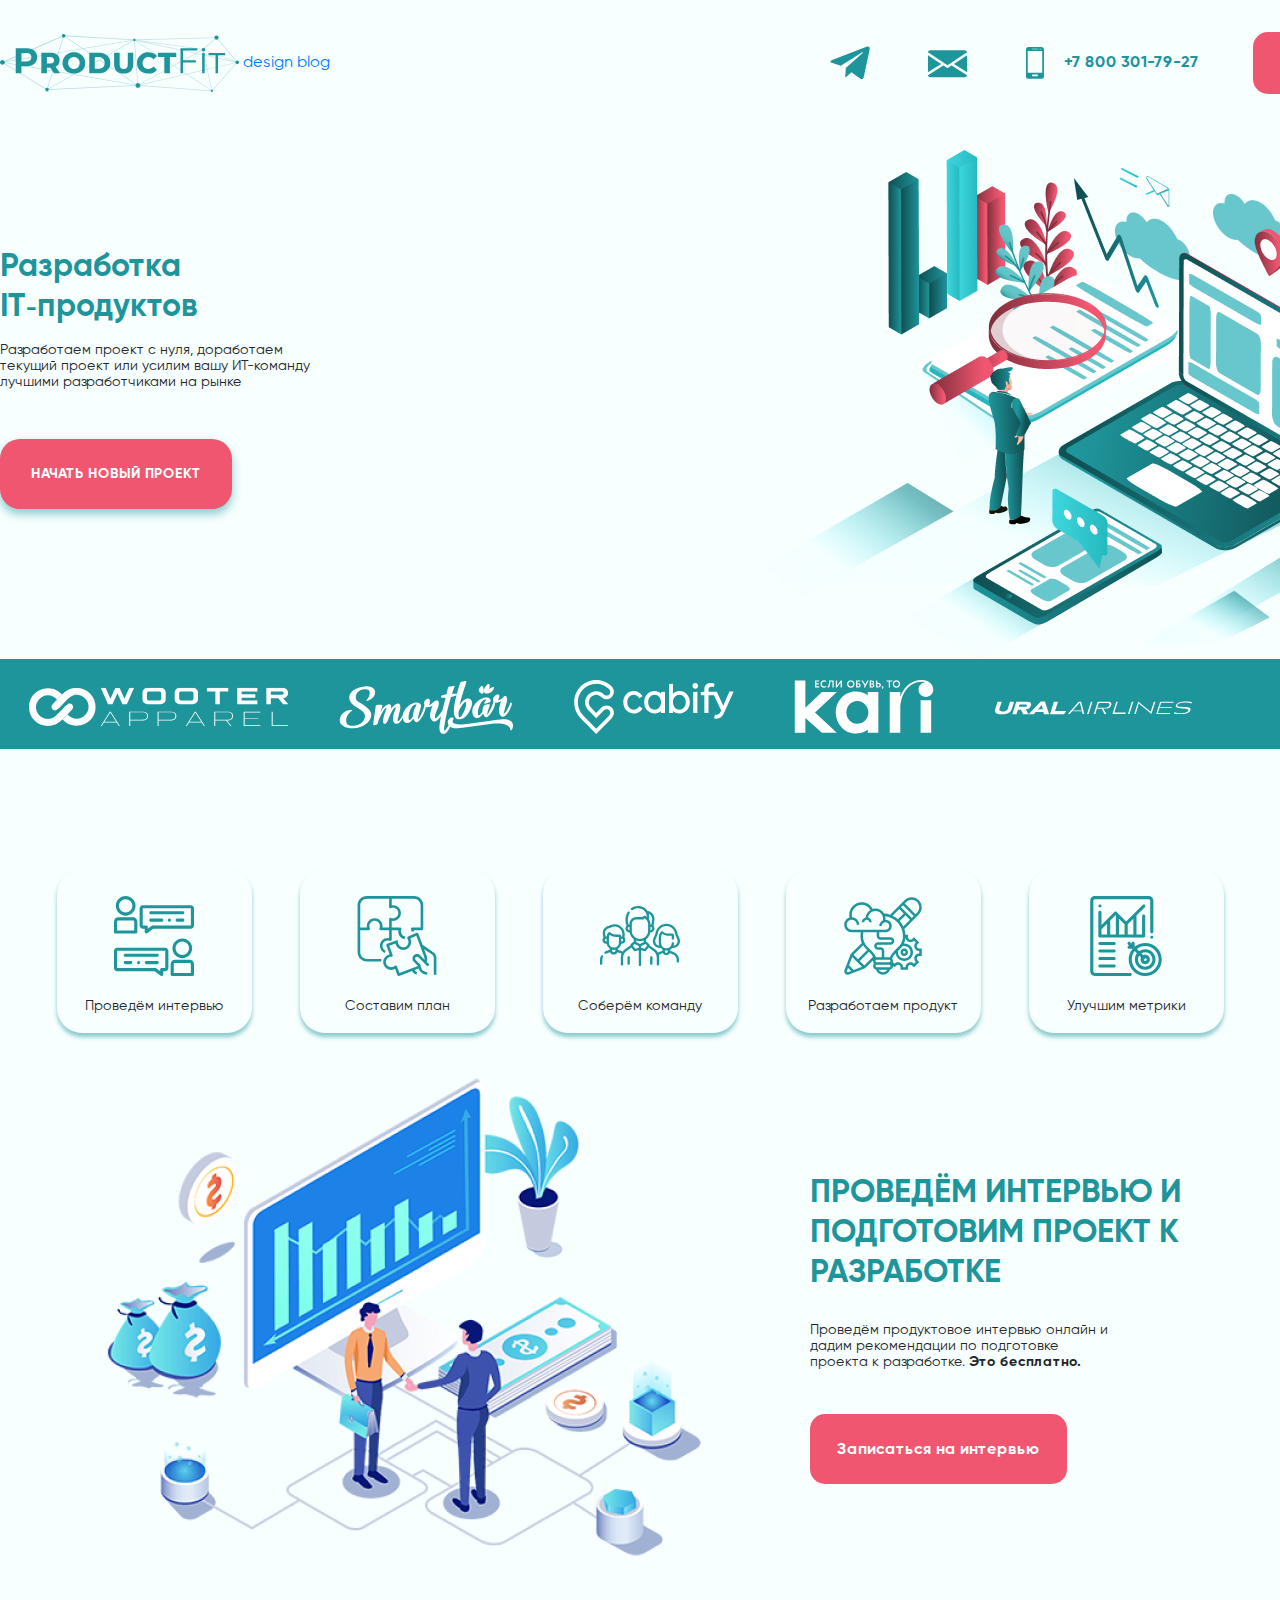
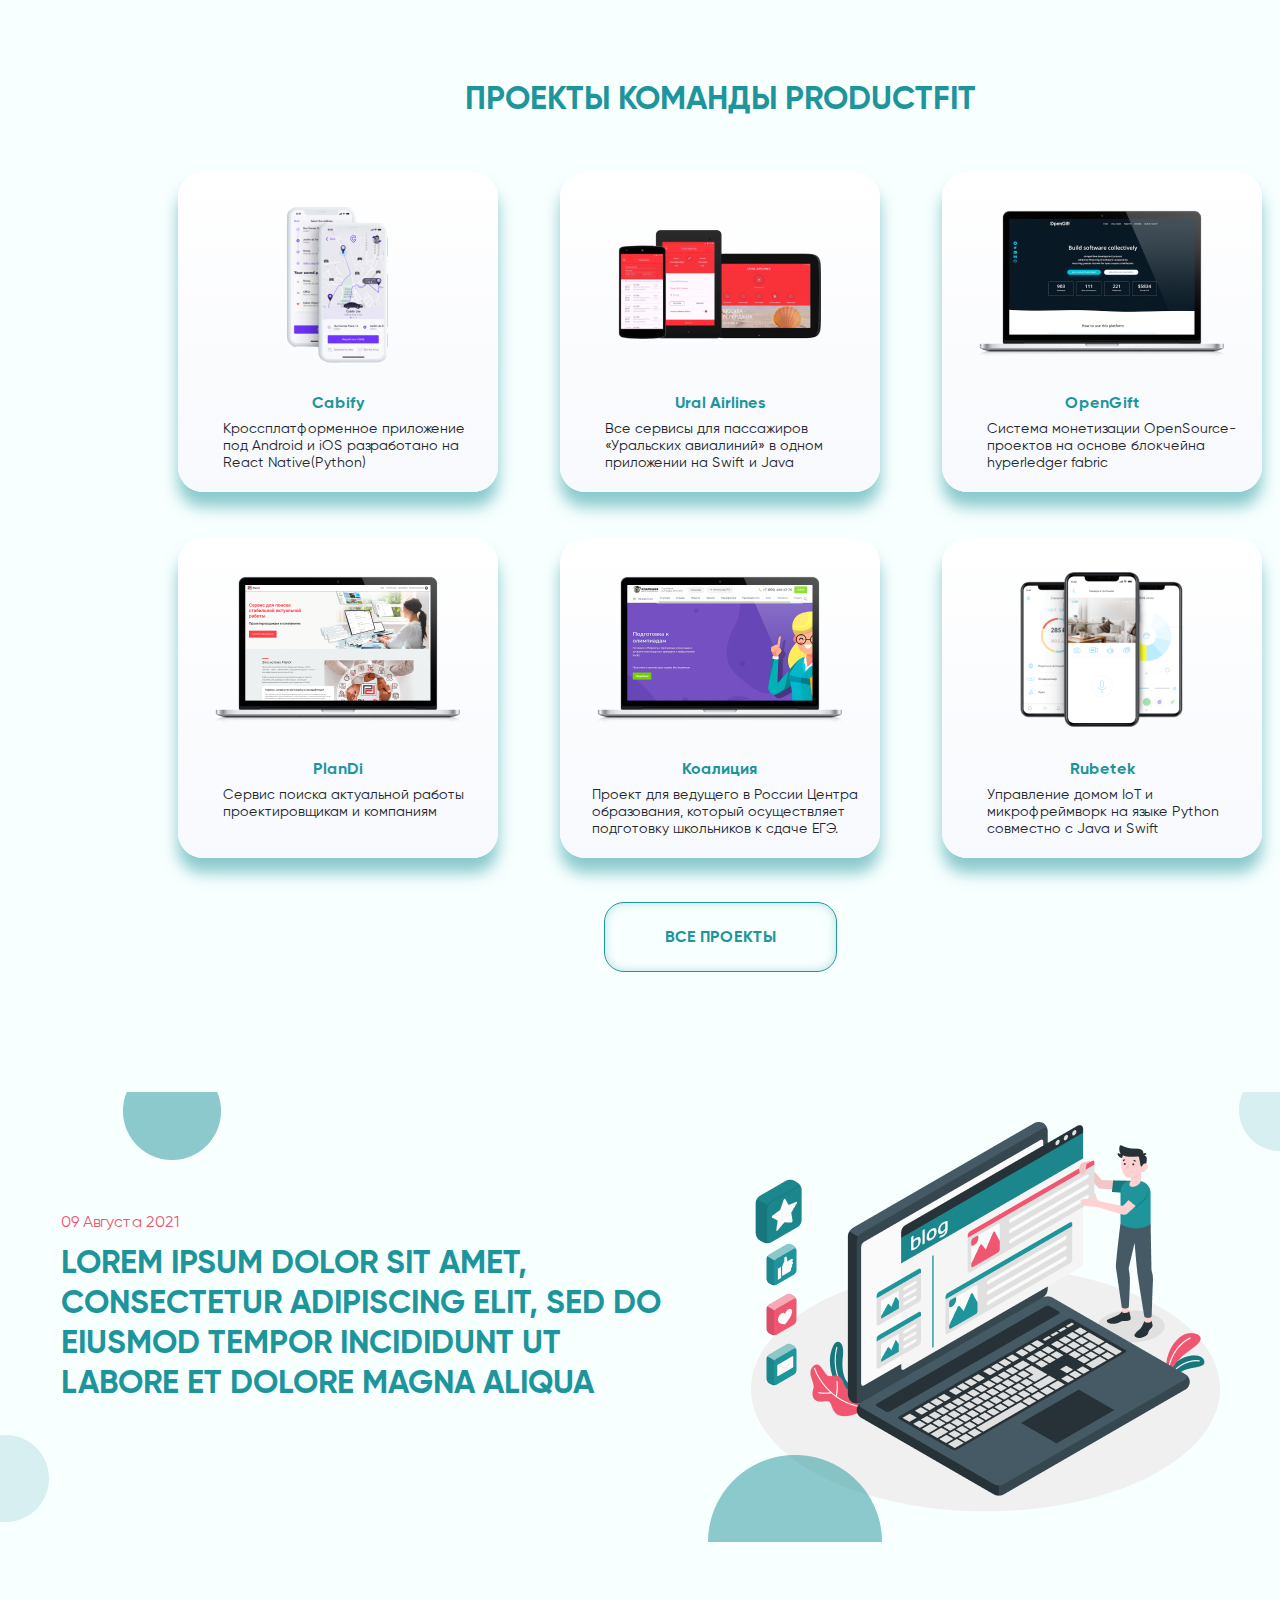
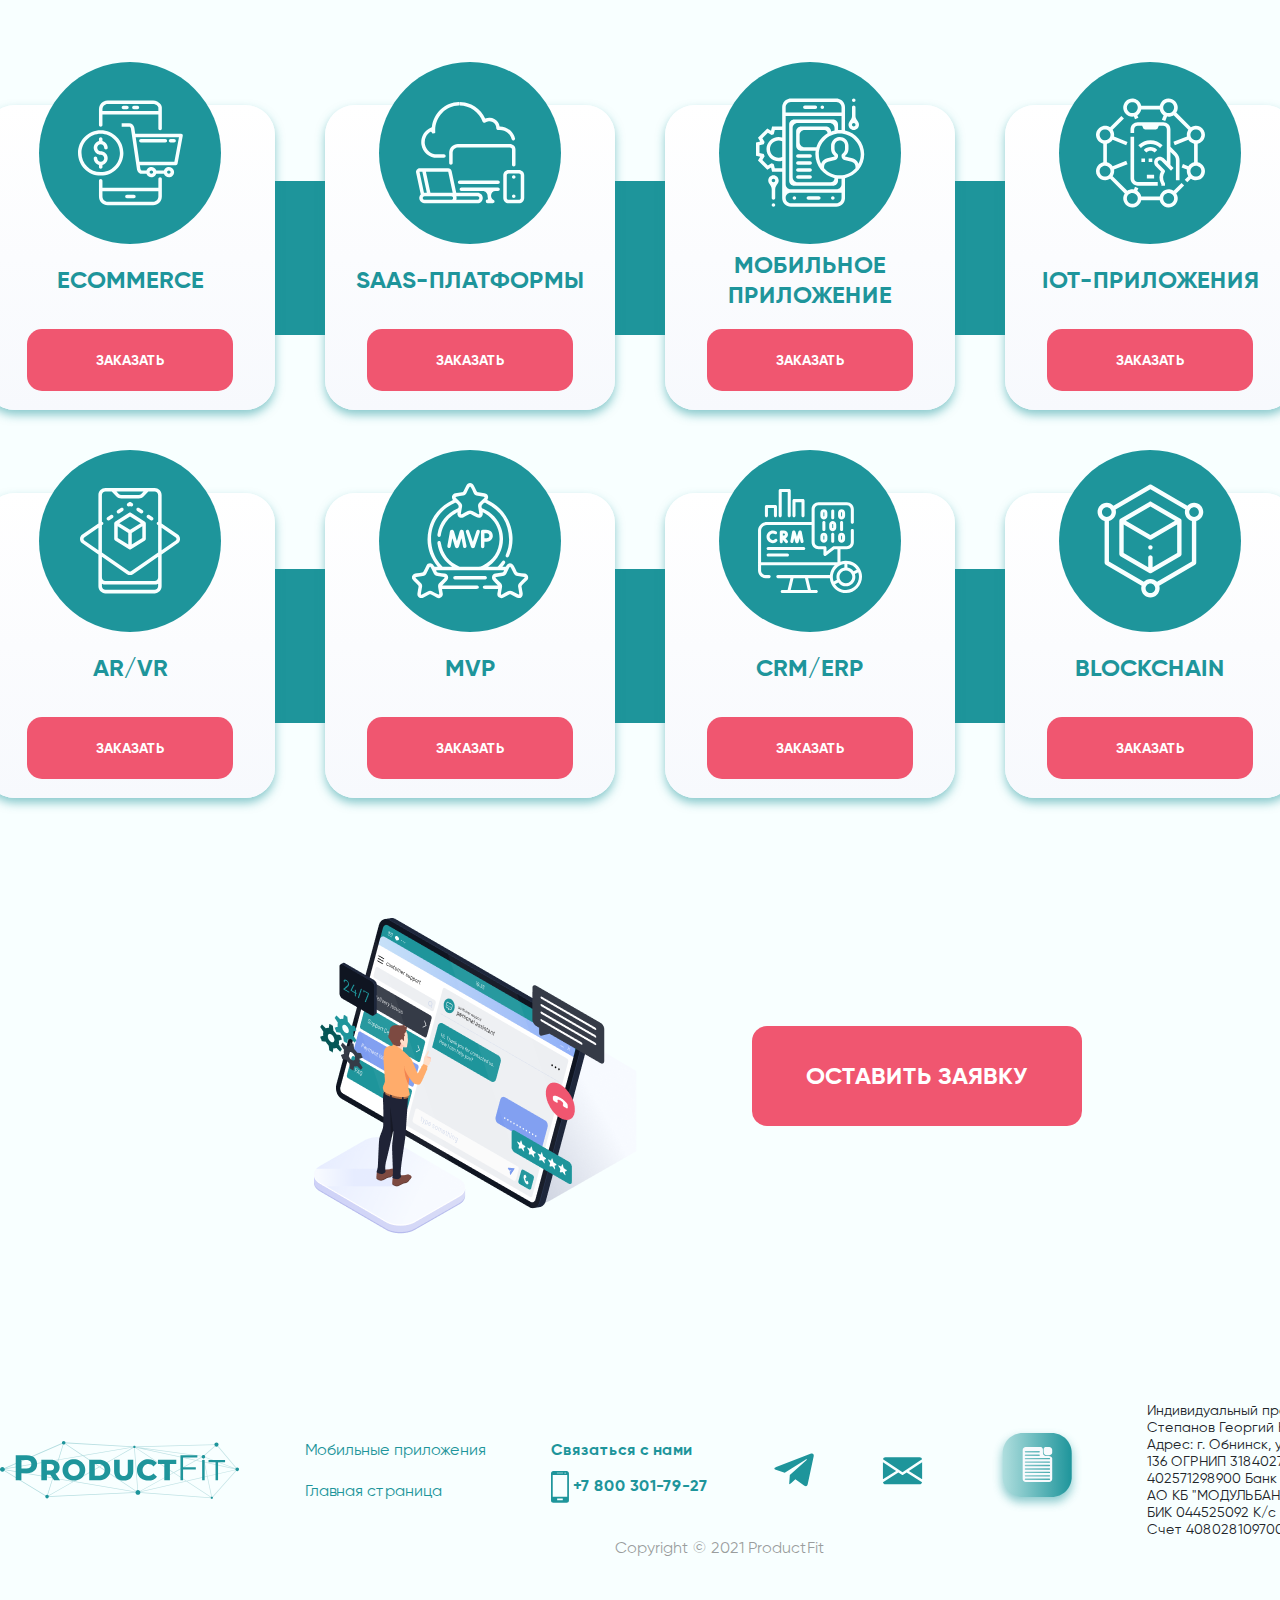
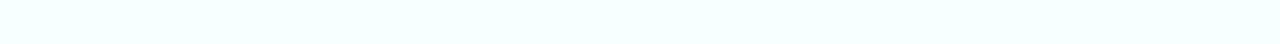
<file: index.html>
<!DOCTYPE html><html lang="en"><head><meta charset="UTF-8"><meta http-equiv="X-UA-Compatible" content="IE=edge"><meta name="viewport" content="width=device-width,initial-scale=1"><link rel="stylesheet" href="css/style.min.css"><title>Document</title></head><body><section class="promo"><div class="container"><div class="promo__wrapper"><div class="promo__logo"><img src="icons/Logo.svg" alt="logo"> <a href="design.html">design</a> <a href="blog.html">blog</a></div><div class="promo__head"><div class="promo__head__icon"><a href="#"><img src="icons/telegram.svg" alt="telegram"></a></div><div class="promo__head__icon"><a href="#"><img src="icons/email.svg" alt="e-mail"></a></div><div class="promo__head__icon"><img src="icons/phone.svg" alt="phone"> <a href="tel:+78003017927" class="promo__head__phone">+7 800 301-79-27</a></div><button class="promo__head__btn btn">НАЧАТЬ ПРОЕКТ</button></div></div><div class="promo__wrapper"><div class="promo__descr"><h1 class="promo__descr__title">Разработка IT‑продуктов</h1><div class="promo__descr__subtitle">Разработаем проект с нуля, доработаем текущий проект или усилим вашу ИТ-команду лучшими разработчиками на рынке</div><button class="promo__descr__btn btn">НАЧАТЬ НОВЫЙ ПРОЕКТ</button></div><div class="promo__main-img"><img src="img/promo/Group.png" alt=""></div></div></div><div class="carousel__blog"><div class="carousel__wrapper"><div class="carousel__item"><img src="icons/company_logos/wooter_apparfi.svg" alt="wooter_apparfi"></div><div class="carousel__item"><img src="icons/company_logos/smooth.svg" alt="smooth"></div><div class="carousel__item"><img src="icons/company_logos/cabify.svg" alt="cabify"></div><div class="carousel__item"><img src="icons/company_logos/kari.svg" alt="kari"></div><div class="carousel__item"><img src="icons/company_logos/ural_airlines.svg" alt="ural_airlines"></div></div></div><button class="carousel-prev"><img src="./icons/slider/left-arrow.svg" alt="left-arrow" class="arrow"></button> <button class="carousel-next"><img src="./icons/slider/right-arrow.svg" alt="right-arrow" class="arrow"></button></section><section class="switcher"><button class="switcher-prev"><img src="./icons/slider/left-arrow.svg" alt="left-arrow" class="arrow"></button> <button class="switcher-next"><img src="./icons/slider/right-arrow.svg" alt="right-arrow" class="arrow"></button><div class="switcher__wrapper"><div class="switcher__wrapper__btn"><img src="icons/switcher_logos/inter.svg" alt="interview" class="switcher__wrapper__icon"><div class="switcher__wrapper__text">Проведём интервью</div></div><div class="switcher__wrapper__btn"><img src="icons/switcher_logos/plan.svg" alt="plan" class="switcher__wrapper__icon"><div class="switcher__wrapper__text">Составим план</div></div><div class="switcher__wrapper__btn"><img src="icons/switcher_logos/team.svg" alt="team" class="switcher__wrapper__icon"><div class="switcher__wrapper__text">Соберём команду</div></div><div class="switcher__wrapper__btn"><img src="icons/switcher_logos/product.svg" alt="product" class="switcher__wrapper__icon"><div class="switcher__wrapper__text">Разработаем продукт</div></div><div class="switcher__wrapper__btn"><img src="icons/switcher_logos/metric.svg" alt="metrics" class="switcher__wrapper__icon"><div class="switcher__wrapper__text">Улучшим метрики</div></div></div><div class="switcher__main"><div class="switcher__main__img"><img src="img/switcher/main.png" alt="main_img"></div><div class="switcher__main__text"><div class="switcher__main__text_title">Проведём интервью и подготовим проект к разработке</div><div class="switcher__main__text_descr">Проведём продуктовое интервью онлайн и дадим рекомендации по подготовке проекта к разработке. <span>Это бесплатно.</span></div><div class="switcher__main__text_btn"><button class="switcher__main__btn btn">Записаться на интервью</button></div></div></div></section><section class="projects"><div class="container"><h2 class="projects__title">ПРОЕКТЫ КОМАНДЫ PRODUCTFIT</h2><button class="projects-prev"><img src="./icons/slider/left-arrow.svg" alt="left-arrow" class="arrow"></button> <button class="projects-next"><img src="./icons/slider/right-arrow.svg" alt="right-arrow" class="arrow"></button><div class="projects__wrapper"><div class="projects__item"><img src="img/projects/cabify.png" alt="cabify" class="projects__item__img"><div class="projects__item__title">Cabify</div><div class="projects__item__descr">Кроссплатформенное приложение под Android и iOS разработано на React Native(Python)</div></div><div class="projects__item"><img src="img/projects/uralairlines.png" alt="uralairlines" class="projects__item__img"><div class="projects__item__title">Ural Airlines</div><div class="projects__item__descr">Все сервисы для пассажиров «Уральских авиалиний» в одном приложении на Swift и Java</div></div><div class="projects__item"><img src="img/projects/opengift.png" alt="opengift" class="projects__item__img"><div class="projects__item__title">OpenGift</div><div class="projects__item__descr">Система монетизации OpenSource-проектов на основе блокчейна hyperledger fabric</div></div><div class="projects__item"><img src="img/projects/plandi.png" alt="plandi" class="projects__item__img"><div class="projects__item__title">PlanDi</div><div class="projects__item__descr">Сервис поиска актуальной работы проектировщикам и компаниям</div></div><div class="projects__item"><img src="img/projects/coalition.png" alt="coalition" class="projects__item__img"><div class="projects__item__title">Коалиция</div><div class="projects__item__descr m12">Проект для ведущего в России Центра образования, который осуществляет подготовку школьников к сдаче ЕГЭ.</div></div><div class="projects__item"><img src="img/projects/rubetek.png" alt="rubetek" class="projects__item__img"><div class="projects__item__title">Rubetek</div><div class="projects__item__descr">Управление домом IoT и микрофреймворк на языке Python совместно с Java и Swift</div></div></div><button class="projects__button">Все проекты</button></div></section><section class="blog"><div class="blog__elipses"><img src="icons/blog/Ellipse1.png" alt="elip1" class="blog__elipses__elipse_1"> <img src="icons/blog/Ellipse2.png" alt="elip2" class="blog__elipses__elipse_2"> <img src="icons/blog/Ellipse3.png" alt="elip3" class="blog__elipses__elipse_3"> <img src="icons/blog/Ellipse4.png" alt="elip4" class="blog__elipses__elipse_4"></div><div class="blog__wrapper"><div class="blog__text"><div class="blog__date">09 Августа 2021</div><div class="blog__title">Lorem ipsum dolor sit amet, consectetur adipiscing elit, sed do eiusmod tempor incididunt ut labore et dolore magna aliqua</div></div><div class="blog__img"><img src="img/blog/Character.png" alt="blog_img"></div></div></section><section class="rubrics"><img src="img/rubrics/bg.png" alt="bg_1" class="rubrics__bg_1"> <img src="img/rubrics/bg.png" alt="bg_2" class="rubrics__bg_2"> <button class="rubrics-prev"><img src="./icons/slider/left-arrow.svg" alt="left-arrow" class="arrow"></button> <button class="rubrics-next"><img src="./icons/slider/right-arrow.svg" alt="right-arrow" class="arrow"></button><div class="rubrics__wrapper"><div class="rubrics__elem"><div class="rubrics__img"><img src="icons/rubrics/ecommerce.svg" alt="Ecommerce"></div><div class="rubrics__text">Ecommerce</div><div class="rubrics__btns"><button class="rubrics__btn btn">ЗАКАЗАТЬ</button></div></div><div class="rubrics__elem"><div class="rubrics__img"><img src="icons/rubrics/sass.svg" alt="SaaS"></div><div class="rubrics__text">SaaS-платформы</div><div class="rubrics__btns"><button class="rubrics__btn btn">ЗАКАЗАТЬ</button></div></div><div class="rubrics__elem"><div class="rubrics__img"><img src="icons/rubrics/mobileApp.svg" alt="mApp"></div><div class="rubrics__text">Мобильное приложение</div><div class="rubrics__btns"><button class="rubrics__btn btn">ЗАКАЗАТЬ</button></div></div><div class="rubrics__elem"><div class="rubrics__img"><img src="icons/rubrics/iotApp.svg" alt="iot"></div><div class="rubrics__text">IoT-приложения</div><div class="rubrics__btns"><button class="rubrics__btn btn">ЗАКАЗАТЬ</button></div></div><div class="rubrics__elem"><div class="rubrics__img"><img src="icons/rubrics/arVr.svg" alt="arvr"></div><div class="rubrics__text">AR/VR</div><div class="rubrics__btns"><button class="rubrics__btn btn">ЗАКАЗАТЬ</button></div></div><div class="rubrics__elem"><div class="rubrics__img"><img src="icons/rubrics/mvp.svg" alt="mvp"></div><div class="rubrics__text">MVP</div><div class="rubrics__btns"><button class="rubrics__btn btn">ЗАКАЗАТЬ</button></div></div><div class="rubrics__elem"><div class="rubrics__img"><img src="icons/rubrics/crm.svg" alt="crm"></div><div class="rubrics__text">CRM/ERP</div><div class="rubrics__btns"><button class="rubrics__btn btn">ЗАКАЗАТЬ</button></div></div><div class="rubrics__elem"><div class="rubrics__img"><img src="icons/rubrics/blockchain.svg" alt="blockchain"></div><div class="rubrics__text">Blockchain</div><div class="rubrics__btns"><button class="rubrics__btn btn">ЗАКАЗАТЬ</button></div></div></div></section><section class="request"><div class="request__wrapper"><div class="request__img"><img src="img/request/main.png" alt="book"></div><div class="request__btns"><button class="request__btn btn">ОСТАВИТЬ ЗАЯВКУ</button></div></div></section><footer><div class="container"><div class="footer__wrapper"><div class="footer__item"><img src="icons/Logo.svg" alt="logo"></div><div class="footer__flex-wrapper"><div class="footer__item"><a href="#">Мобильные приложения</a></div><div class="footer__item"><a href="#">Главная страница</a></div></div><div class="footer__flex-wrapper"><div class="footer__item"><a href="#" class="footer__link_bold">Связаться с нами</a></div><div class="footer__item"><img src="icons/phone.svg" alt="phone"> <a href="tel:+78003017927" class="footer__phone">+7 800 301-79-27</a></div></div><div class="footer__item"><a href="#"><img src="icons/telegram.svg" alt="telegram"></a></div><div class="footer__item"><a href="#"><img src="icons/email.svg" alt="e-mail"></a></div><div class="footer__item"><img src="icons/document.svg" alt="document"></div><div class="footer__item"><span><p>Индивидуальный предприниматель</p><p>Степанов Георгий Константинович</p><p>Адрес: г. Обнинск, ул. Белкинская. 19,</p><p>136 ОГРНИП 318402700019269 ИНН</p><p>402571298900 Банк МОСКОВСКИЙ ФИЛИАЛ</p><p>АО КБ "МОДУЛЬБАНК"</p><p>БИК 044525092 К/c 30101810645250000092</p><p>Счет 40802810970010085488</p></span></div></div><div class="footer__copyright">Copyright © 2021 ProductFit</div></div></footer></body><script src="js/index.js"></script></html>
</file>
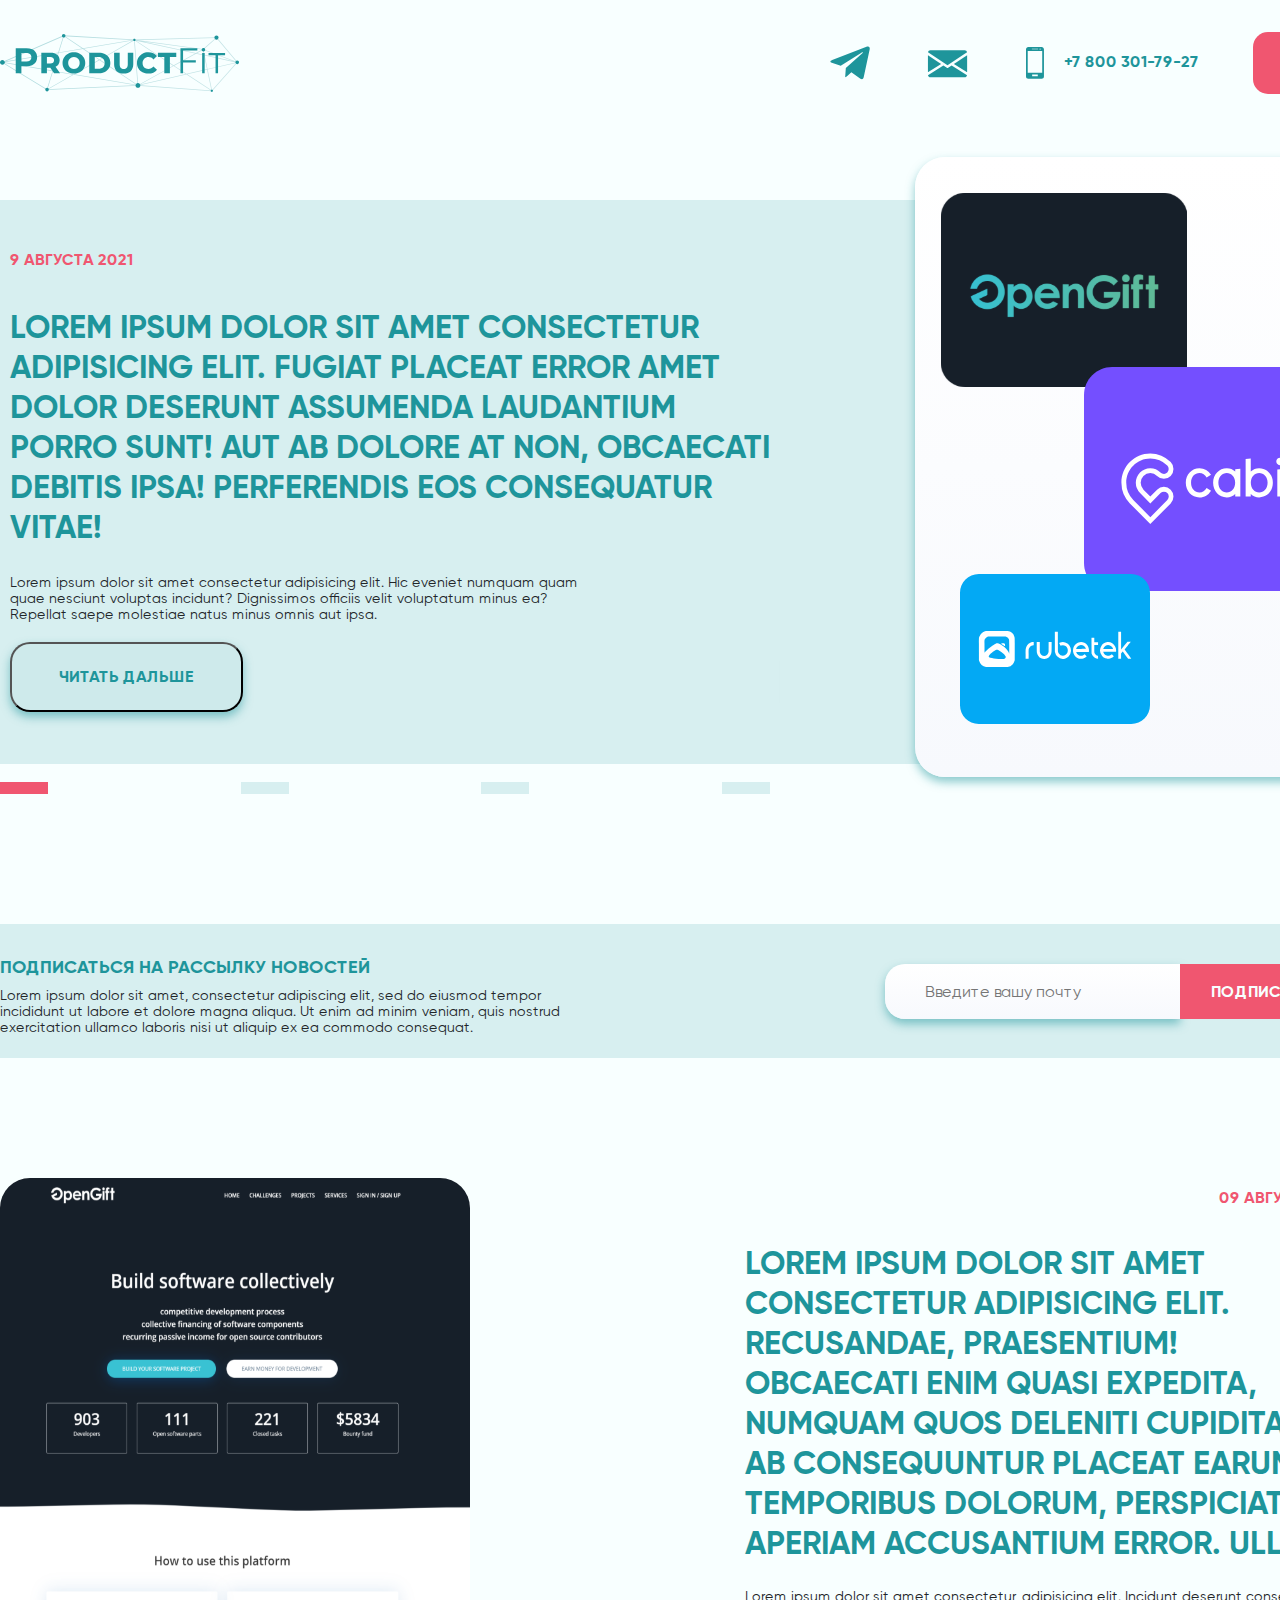
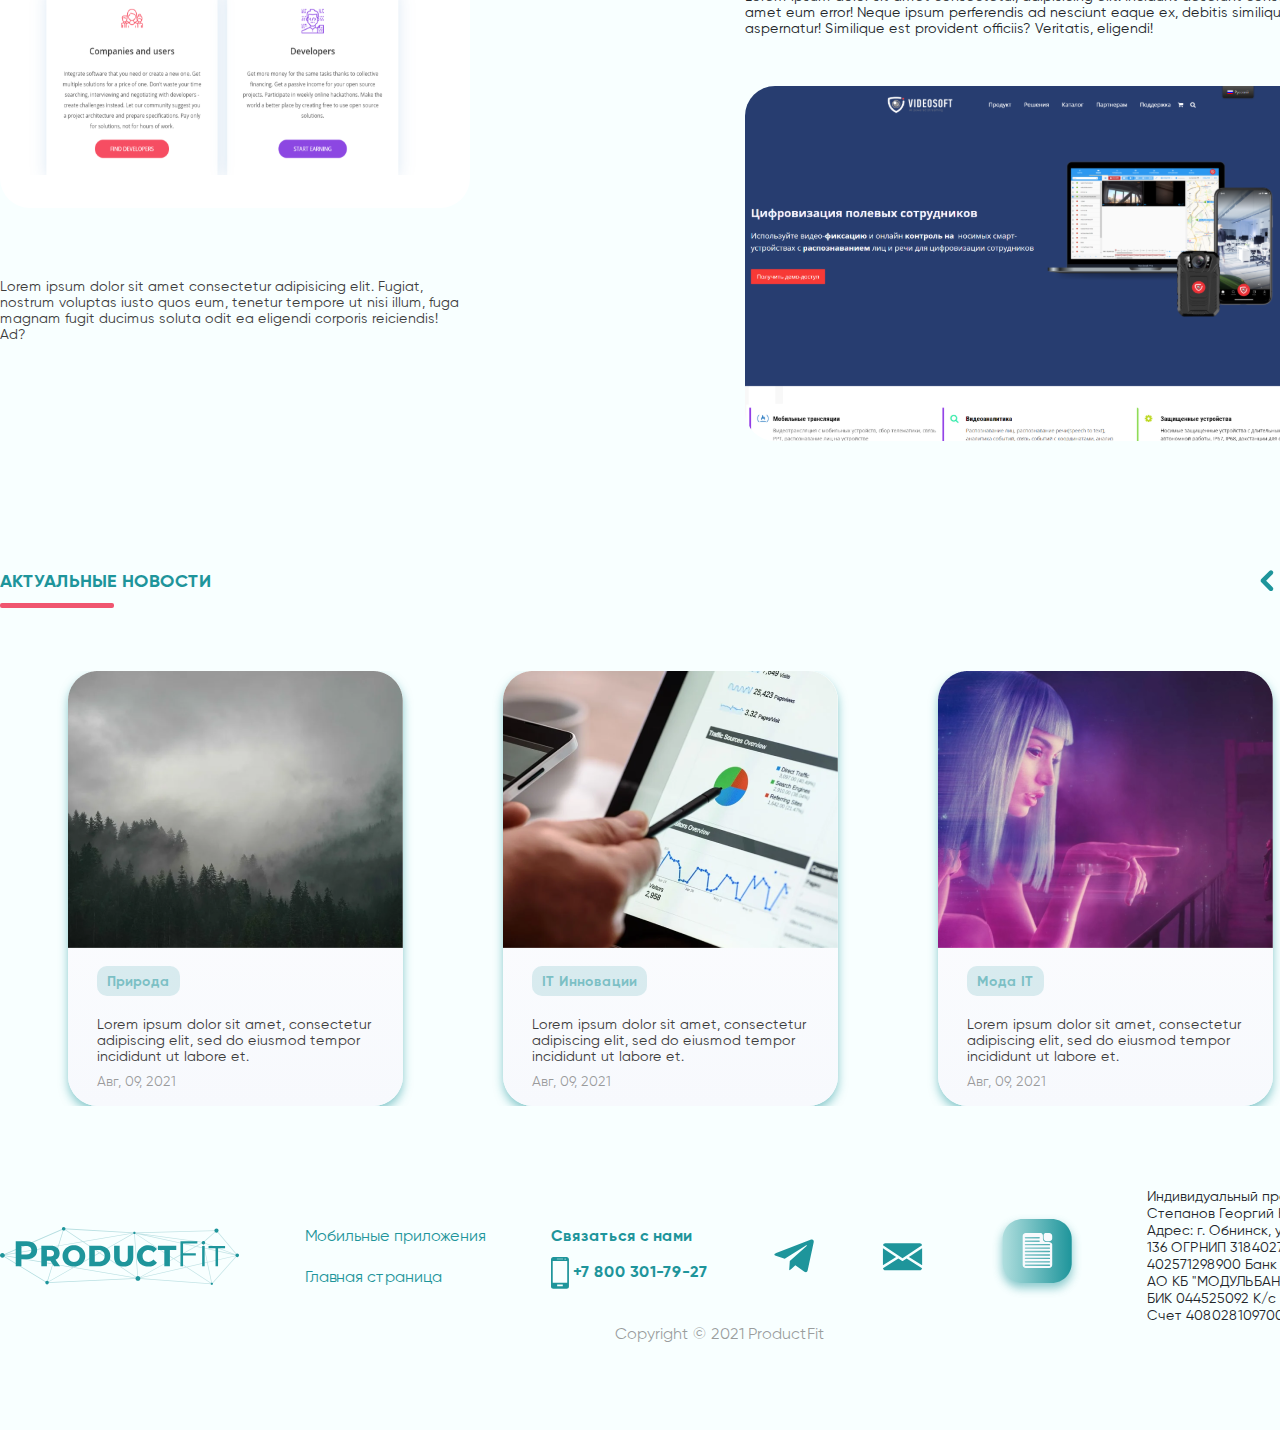
<file: blog.html>
<!DOCTYPE html><html lang="ru"><head><meta charset="UTF-8"><meta http-equiv="X-UA-Compatible" content="IE=edge"><meta name="viewport" content="width=device-width,initial-scale=1"><link rel="stylesheet" href="css/style.min.css"><title>blog</title></head><body><section class="promo promo_blog"><div class="container"><div class="promo__wrapper"><div class="promo__logo"><img src="icons/Logo.svg" alt="logo"></div><div class="promo__head"><div class="promo__head__icon"><a href="#"><img src="icons/telegram.svg" alt="telegram"></a></div><div class="promo__head__icon"><a href="#"><img src="icons/email.svg" alt="e-mail"></a></div><div class="promo__head__icon"><img src="icons/phone.svg" alt="phone"> <a href="tel:+78003017927" class="promo__head__phone">+7 800 301-79-27</a></div><button class="promo__head__btn btn">НАЧАТЬ ПРОЕКТ</button></div></div></div></section><section class="carousel_blog"><div class="container"><div class="slider_blog"><div class="slider_blog-line"><div class="slider_blog-item"><div class="slider-item-wrapper"><div class="slider-item-wrapper-date">9 августа 2021</div><div class="slider-item-wrapper-title">Lorem ipsum dolor sit amet consectetur adipisicing elit. Fugiat placeat error amet dolor deserunt assumenda laudantium porro sunt! Aut ab dolore at non, obcaecati debitis ipsa! Perferendis eos consequatur vitae!</div><div class="slider-item-wrapper-descr">Lorem ipsum dolor sit amet consectetur adipisicing elit. Hic eveniet numquam quam quae nesciunt voluptas incidunt? Dignissimos officiis velit voluptatum minus ea? Repellat saepe molestiae natus minus omnis aut ipsa.</div><div class="slider-item-wrapper-button"><button class="slider-item-wrapper-btn">Читать дальше</button></div></div></div><div class="slider_blog-item"><div class="slider-item-wrapper"><div class="slider-item-wrapper-date">9 августа 2021</div><div class="slider-item-wrapper-title">Lorem ipsum dolor sit amet consectetur adipisicing elit. Fugiat placeat error amet dolor deserunt assumenda laudantium porro sunt! Aut ab dolore at non, obcaecati debitis ipsa! Perferendis eos consequatur vitae!</div><div class="slider-item-wrapper-descr">Lorem ipsum dolor sit amet consectetur adipisicing elit. Hic eveniet numquam quam quae nesciunt voluptas incidunt? Dignissimos officiis velit voluptatum minus ea? Repellat saepe molestiae natus minus omnis aut ipsa.</div><div class="slider-item-wrapper-button"><button class="slider-item-wrapper-btn">Читать дальше</button></div></div></div><div class="slider_blog-item"><div class="slider-item-wrapper"><div class="slider-item-wrapper-date">9 августа 2021</div><div class="slider-item-wrapper-title">Lorem ipsum dolor sit amet consectetur adipisicing elit. Fugiat placeat error amet dolor deserunt assumenda laudantium porro sunt! Aut ab dolore at non, obcaecati debitis ipsa! Perferendis eos consequatur vitae!</div><div class="slider-item-wrapper-descr">Lorem ipsum dolor sit amet consectetur adipisicing elit. Hic eveniet numquam quam quae nesciunt voluptas incidunt? Dignissimos officiis velit voluptatum minus ea? Repellat saepe molestiae natus minus omnis aut ipsa.</div><div class="slider-item-wrapper-button"><button class="slider-item-wrapper-btn">Читать дальше</button></div></div></div><div class="slider_blog-item"><div class="slider-item-wrapper"><div class="slider-item-wrapper-date">9 августа 2021</div><div class="slider-item-wrapper-title">Lorem ipsum dolor sit amet consectetur adipisicing elit. Fugiat placeat error amet dolor deserunt assumenda laudantium porro sunt! Aut ab dolore at non, obcaecati debitis ipsa! Perferendis eos consequatur vitae!</div><div class="slider-item-wrapper-descr">Lorem ipsum dolor sit amet consectetur adipisicing elit. Hic eveniet numquam quam quae nesciunt voluptas incidunt? Dignissimos officiis velit voluptatum minus ea? Repellat saepe molestiae natus minus omnis aut ipsa.</div><div class="slider-item-wrapper-button"><button class="slider-item-wrapper-btn">Читать дальше</button></div></div></div></div></div><div class="image__wrapper"><div class="carousel_blog__image carousel_blog__image_1"><img src="img/blog/opengift.svg" alt="img"></div><div class="carousel_blog__image carousel_blog__image_2"><img src="img/blog/cabify.svg" alt="img"></div><div class="carousel_blog__image carousel_blog__image_3"><img src="img/blog/rubetek.svg" alt="img"></div></div><button class="slider-prev"><img src="./icons/slider/left-arrow.svg" alt="left-arrow" class="arrow"></button> <button class="slider-next"><img src="./icons/slider/right-arrow.svg" alt="right-arrow" class="arrow"></button></div></section><section class="newsletter"><div class="container"><div class="newsletter__wrapper"><div class="newsletter__text"><div class="newsletter__title">Подписаться на рассылку новостей</div><div class="newsletter__descr">Lorem ipsum dolor sit amet, consectetur adipiscing elit, sed do eiusmod tempor incididunt ut labore et dolore magna aliqua. Ut enim ad minim veniam, quis nostrud exercitation ullamco laboris nisi ut aliquip ex ea commodo consequat.</div></div><div class="newsletter__form"><div class="newsletter__input"><input type="text" placeholder="Введите вашу почту"></div><div class="newsletter__button"><div class="newsletter__btn btn">ПОДПИСАТЬСЯ</div></div></div></div></div></section><section class="sitesblog"><div class="container"><div class="sitesblog__wrapper"><div class="sitesblog__opengift"><div class="sitesblog__opengift__img"><img src="img/sitesblog/opengift.svg" alt="siteOpengift"></div><div class="sitesblog__opengift__text">Lorem ipsum dolor sit amet consectetur adipisicing elit. Fugiat, nostrum voluptas iusto quos eum, tenetur tempore ut nisi illum, fuga magnam fugit ducimus soluta odit ea eligendi corporis reiciendis! Ad?</div></div><div class="sitesblog__videosoft"><div class="sitesblog__videosoft__text"><div class="sitesblog__videosoft__date">09 Августа 2021</div><div class="sitesblog__videosoft__title">Lorem ipsum dolor sit amet consectetur adipisicing elit. Recusandae, praesentium! Obcaecati enim quasi expedita, numquam quos deleniti cupiditate ab consequuntur placeat earum ea temporibus dolorum, perspiciatis, aperiam accusantium error. Ullam!</div><div class="sitesblog__videosoft__descr">Lorem ipsum dolor sit amet consectetur, adipisicing elit. Incidunt deserunt consectetur amet eum error! Neque ipsum perferendis ad nesciunt eaque ex, debitis similique aspernatur! Similique est provident officiis? Veritatis, eligendi!</div></div><div class="sitesblog__videosoft__img"><img src="img/sitesblog/videosoft.svg" alt="img"></div></div></div></div></section><section class="actualnews"><div class="container"><div class="actual__title">Актуальные новости</div><div class="actual__divider"></div><button class="slider-prev_actual"><img src="./icons/slider/left-arrow.svg" alt="left-arrow" class="arrow"></button> <button class="slider-next_actual"><img src="./icons/slider/right-arrow.svg" alt="right-arrow" class="arrow"></button><div class="actual"><div class="actual-line"><div class="actual-item"><div class="actual-item-wrapper"><div class="actual-item-wrapper-item"><div class="actual-item-wrapper-img"><img src="img/actual/forest.png" alt="img"></div><div class="actual-item-wrapper-button"><button class="actual-item-wrapper-btn">природа</button></div><div class="actual-item-wrapper-descr">Lorem ipsum dolor sit amet, consectetur adipiscing elit, sed do eiusmod tempor incididunt ut labore et.</div><div class="actual-item-wrapper-date">Авг, 09, 2021</div></div><div class="actual-item-wrapper-item"><div class="actual-item-wrapper-img"><img src="img/actual/presentashion.png" alt="img"></div><div class="actual-item-wrapper-button"><button class="actual-item-wrapper-btn">IT Инновации</button></div><div class="actual-item-wrapper-descr">Lorem ipsum dolor sit amet, consectetur adipiscing elit, sed do eiusmod tempor incididunt ut labore et.</div><div class="actual-item-wrapper-date">Авг, 09, 2021</div></div><div class="actual-item-wrapper-item"><div class="actual-item-wrapper-img"><img src="img/actual/hotgirl.png" alt="img"></div><div class="actual-item-wrapper-button"><button class="actual-item-wrapper-btn">Мода IT</button></div><div class="actual-item-wrapper-descr">Lorem ipsum dolor sit amet, consectetur adipiscing elit, sed do eiusmod tempor incididunt ut labore et.</div><div class="actual-item-wrapper-date">Авг, 09, 2021</div></div></div></div><div class="actual-item"><div class="actual-item-wrapper"><div class="actual-item-wrapper-item"><div class="actual-item-wrapper-img"><img src="img/actual/forest.png" alt="img"></div><div class="actual-item-wrapper-button"><button class="actual-item-wrapper-btn">природа</button></div><div class="actual-item-wrapper-descr">Lorem ipsum dolor sit amet, consectetur adipiscing elit, sed do eiusmod tempor incididunt ut labore et.</div><div class="actual-item-wrapper-date">Авг, 09, 2021</div></div><div class="actual-item-wrapper-item"><div class="actual-item-wrapper-img"><img src="img/actual/presentashion.png" alt="img"></div><div class="actual-item-wrapper-button"><button class="actual-item-wrapper-btn">IT Инновации</button></div><div class="actual-item-wrapper-descr">Lorem ipsum dolor sit amet, consectetur adipiscing elit, sed do eiusmod tempor incididunt ut labore et.</div><div class="actual-item-wrapper-date">Авг, 09, 2021</div></div><div class="actual-item-wrapper-item"><div class="actual-item-wrapper-img"><img src="img/actual/hotgirl.png" alt="img"></div><div class="actual-item-wrapper-button"><button class="actual-item-wrapper-btn">Мода IT</button></div><div class="actual-item-wrapper-descr">Lorem ipsum dolor sit amet, consectetur adipiscing elit, sed do eiusmod tempor incididunt ut labore et.</div><div class="actual-item-wrapper-date">Авг, 09, 2021</div></div></div></div><div class="actual-item"><div class="actual-item-wrapper"><div class="actual-item-wrapper-item"><div class="actual-item-wrapper-img"><img src="img/actual/forest.png" alt="img"></div><div class="actual-item-wrapper-button"><button class="actual-item-wrapper-btn">природа</button></div><div class="actual-item-wrapper-descr">Lorem ipsum dolor sit amet, consectetur adipiscing elit, sed do eiusmod tempor incididunt ut labore et.</div><div class="actual-item-wrapper-date">Авг, 09, 2021</div></div><div class="actual-item-wrapper-item"><div class="actual-item-wrapper-img"><img src="img/actual/presentashion.png" alt="img"></div><div class="actual-item-wrapper-button"><button class="actual-item-wrapper-btn">IT Инновации</button></div><div class="actual-item-wrapper-descr">Lorem ipsum dolor sit amet, consectetur adipiscing elit, sed do eiusmod tempor incididunt ut labore et.</div><div class="actual-item-wrapper-date">Авг, 09, 2021</div></div><div class="actual-item-wrapper-item"><div class="actual-item-wrapper-img"><img src="img/actual/hotgirl.png" alt="img"></div><div class="actual-item-wrapper-button"><button class="actual-item-wrapper-btn">Мода IT</button></div><div class="actual-item-wrapper-descr">Lorem ipsum dolor sit amet, consectetur adipiscing elit, sed do eiusmod tempor incididunt ut labore et.</div><div class="actual-item-wrapper-date">Авг, 09, 2021</div></div></div></div></div></div></div></section><footer><div class="container"><div class="footer__wrapper"><div class="footer__item"><img src="icons/Logo.svg" alt="logo"></div><div class="footer__flex-wrapper"><div class="footer__item"><a href="#">Мобильные приложения</a></div><div class="footer__item"><a href="#">Главная страница</a></div></div><div class="footer__flex-wrapper"><div class="footer__item"><a href="#" class="footer__link_bold">Связаться с нами</a></div><div class="footer__item"><img src="icons/phone.svg" alt="phone"> <a href="tel:+78003017927" class="footer__phone">+7 800 301-79-27</a></div></div><div class="footer__item"><a href="#"><img src="icons/telegram.svg" alt="telegram"></a></div><div class="footer__item"><a href="#"><img src="icons/email.svg" alt="e-mail"></a></div><div class="footer__item"><img src="icons/document.svg" alt="document"></div><div class="footer__item"><span><p>Индивидуальный предприниматель</p><p>Степанов Георгий Константинович</p><p>Адрес: г. Обнинск, ул. Белкинская. 19,</p><p>136 ОГРНИП 318402700019269 ИНН</p><p>402571298900 Банк МОСКОВСКИЙ ФИЛИАЛ</p><p>АО КБ "МОДУЛЬБАНК"</p><p>БИК 044525092 К/c 30101810645250000092</p><p>Счет 40802810970010085488</p></span></div></div><div class="footer__copyright">Copyright © 2021 ProductFit</div></div></footer><script src="js/script-blog.js"></script></body></html>
</file>
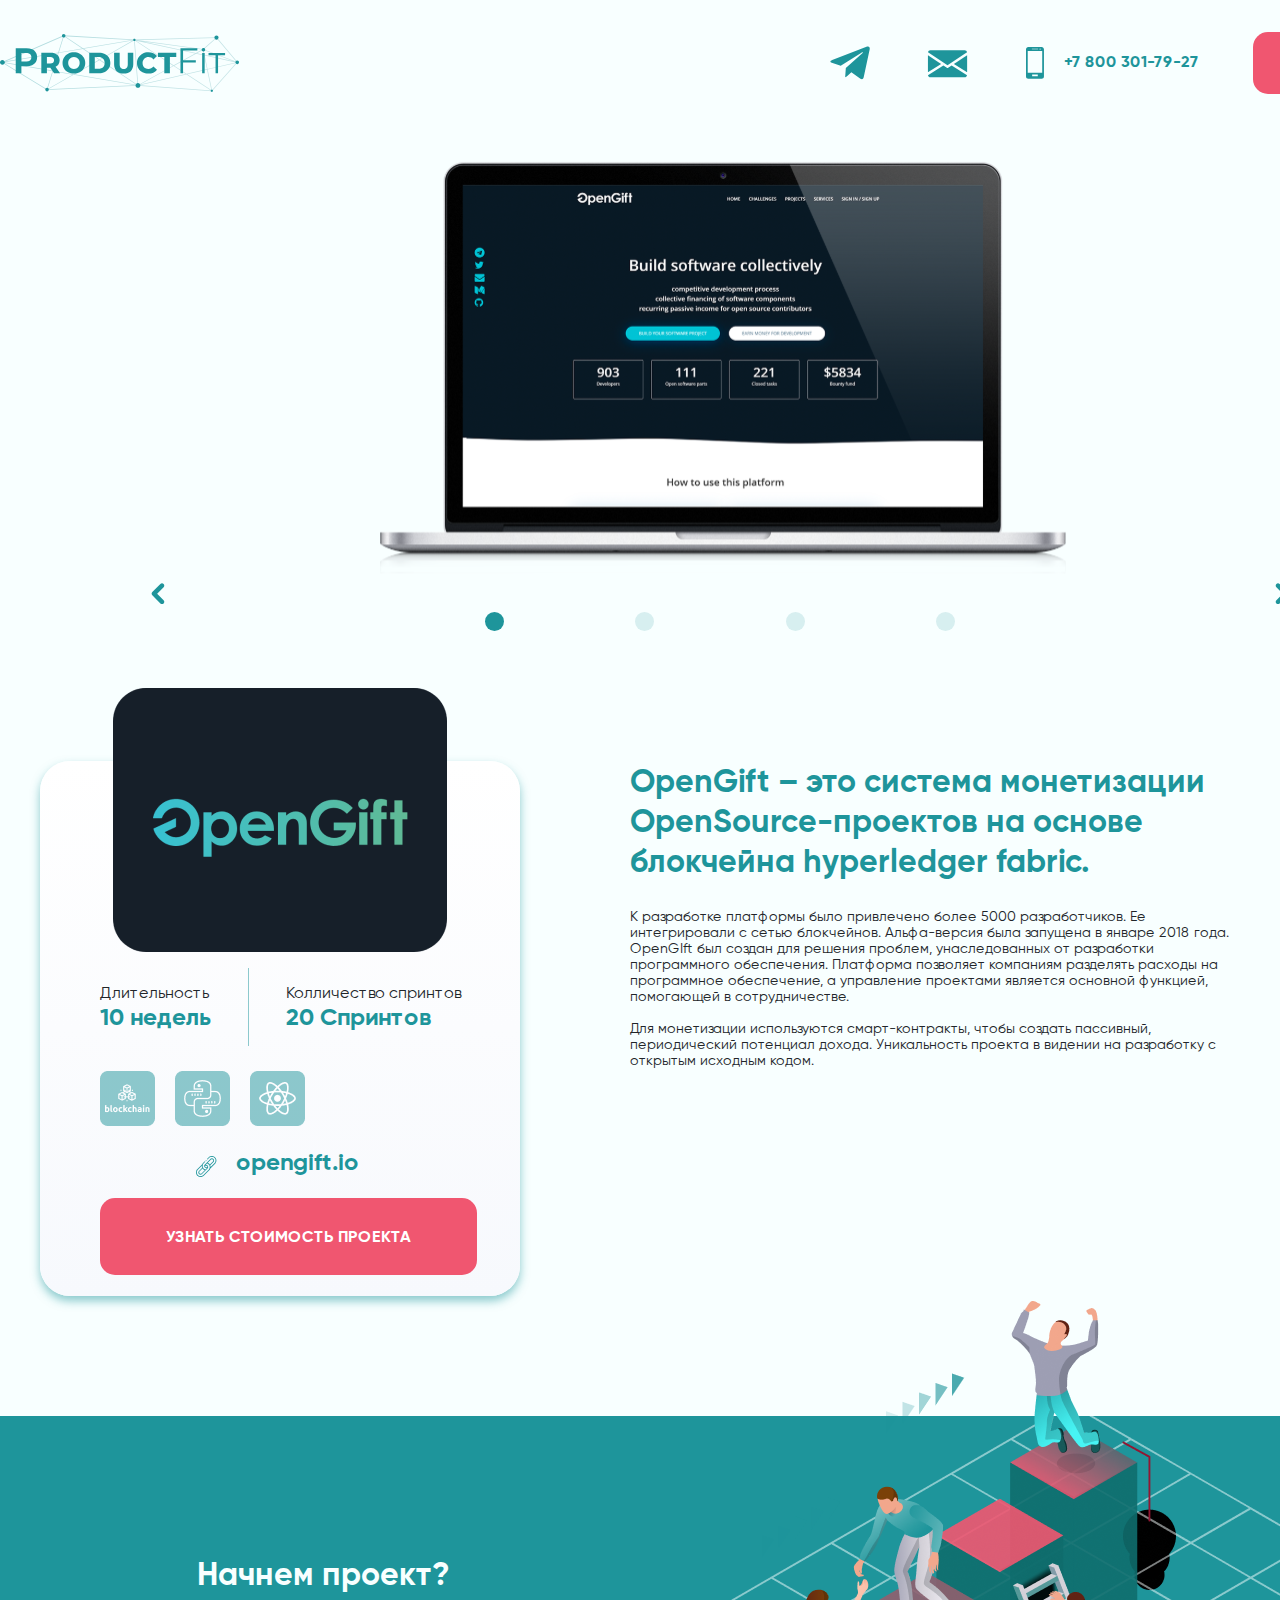
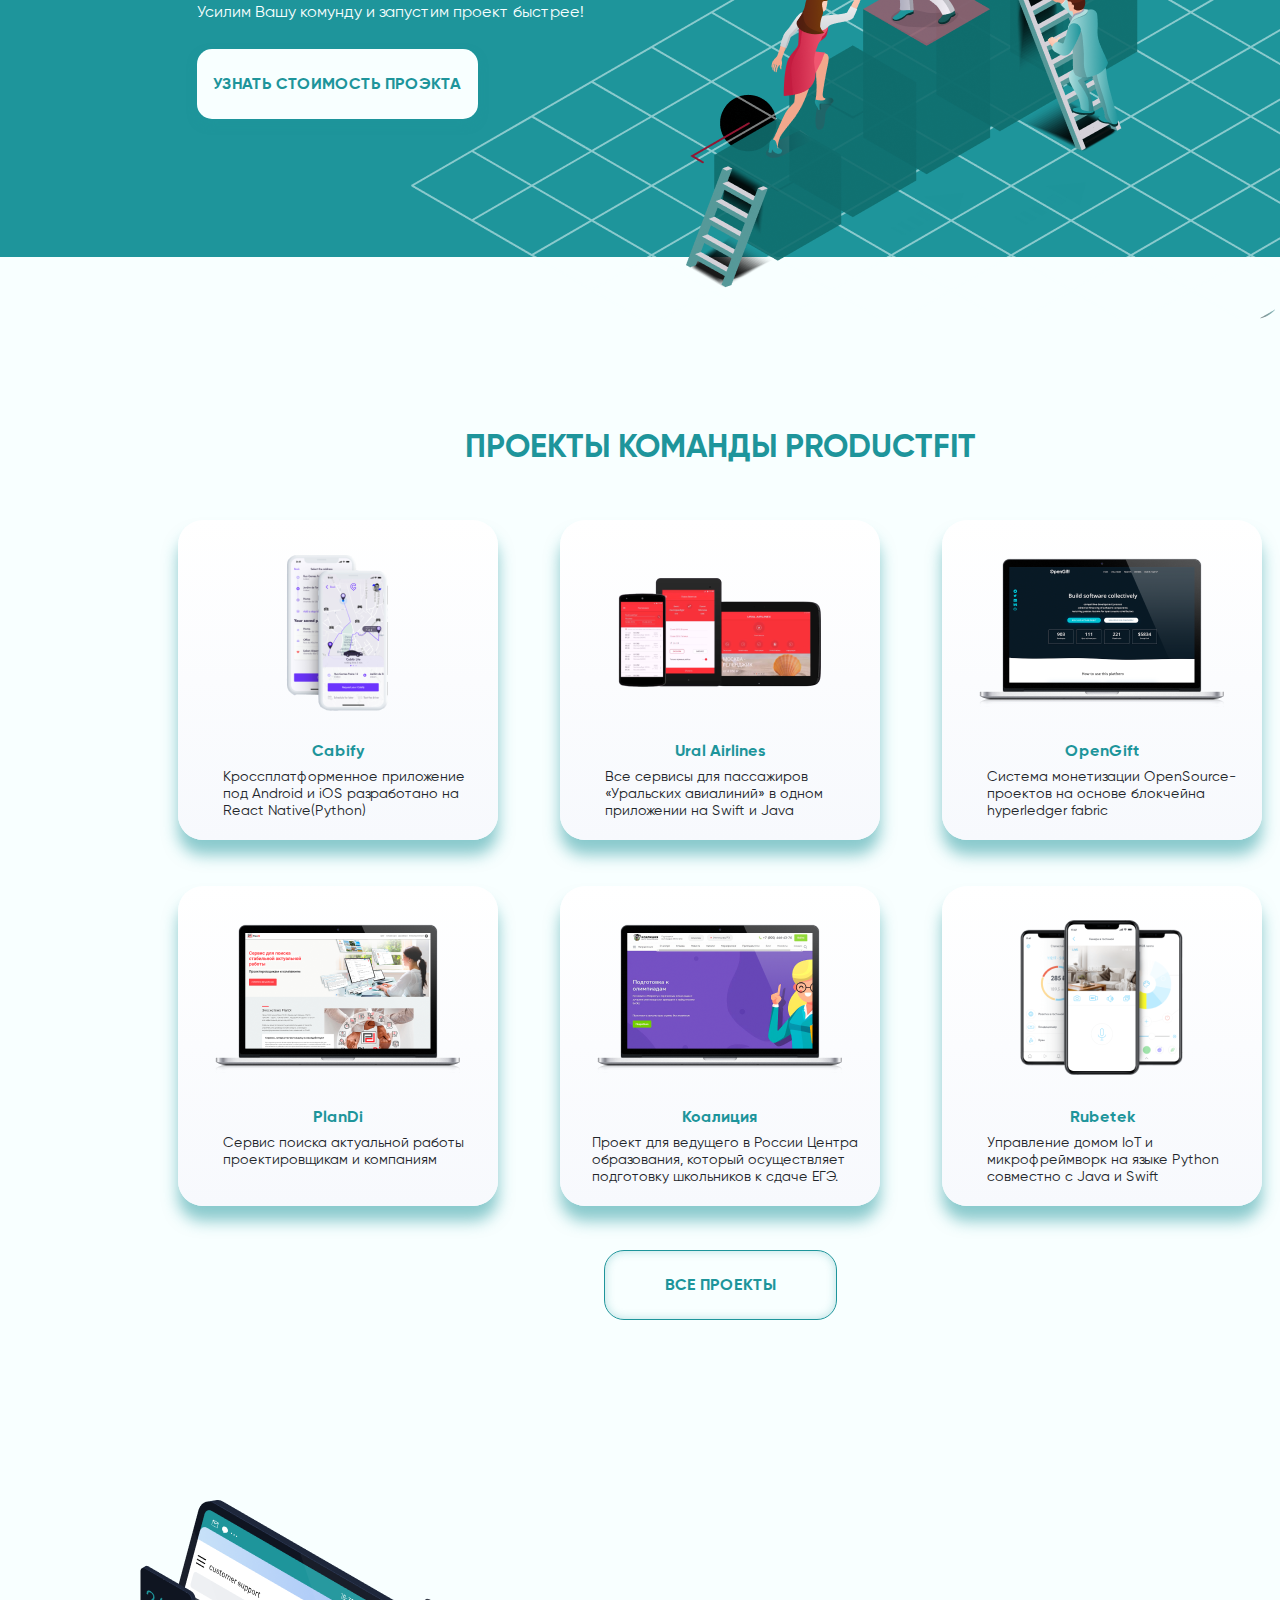
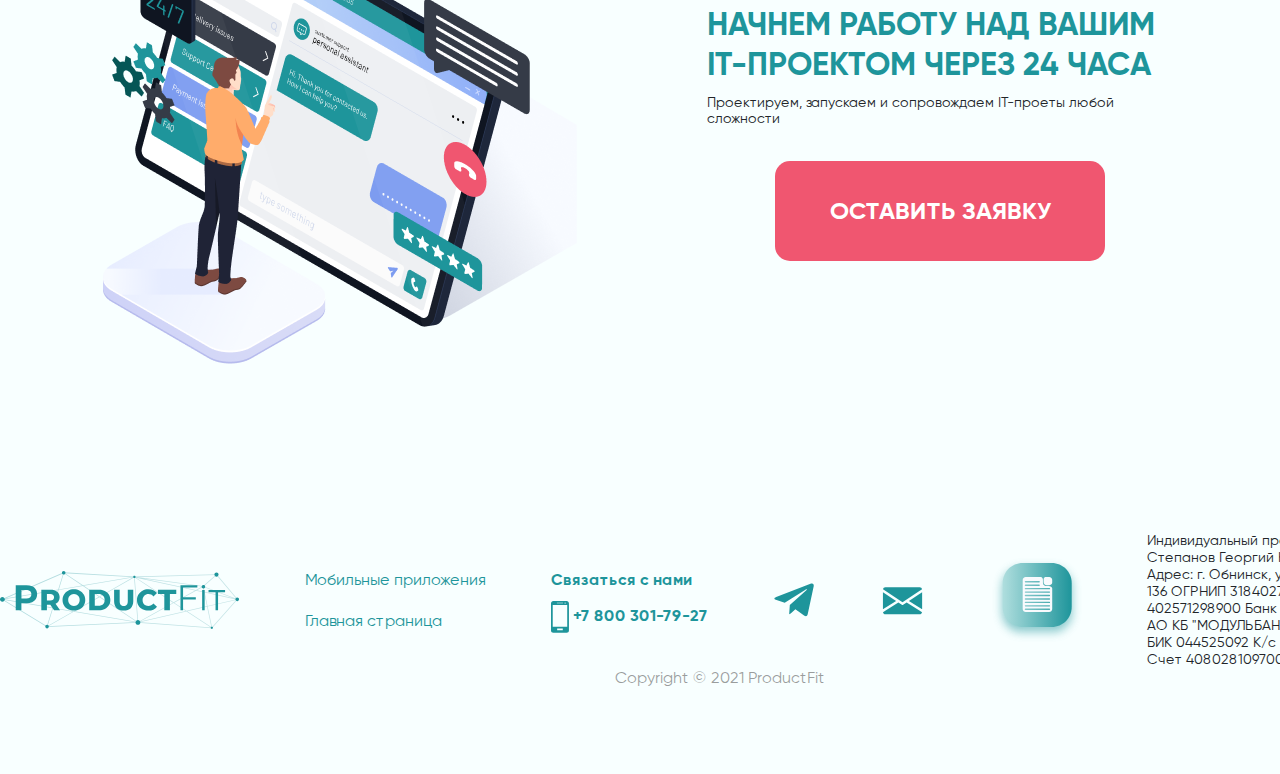
<file: design.html>
<!DOCTYPE html><html lang="en"><head><meta charset="UTF-8"><meta http-equiv="X-UA-Compatible" content="IE=edge"><meta name="viewport" content="width=device-width,initial-scale=1"><link rel="stylesheet" href="css/style.min.css"><title>Document</title></head><body><section class="promo"><div class="container"><div class="promo__wrapper"><div class="promo__logo"><img src="icons/Logo.svg" alt="logo"></div><div class="promo__head"><div class="promo__head__icon"><a href="#"><img src="icons/telegram.svg" alt="telegram"></a></div><div class="promo__head__icon"><a href="#"><img src="icons/email.svg" alt="e-mail"></a></div><div class="promo__head__icon"><img src="icons/phone.svg" alt="phone"> <a href="tel:+78003017927" class="promo__head__phone">+7 800 301-79-27</a></div><button class="promo__head__btn btn">НАЧАТЬ ПРОЕКТ</button></div></div></div></section><section class="carousel"><div class="container"><div class="slider"><div class="slider-line grabbing"><div class="slider-item"><img src="./img/carousel/1.svg" alt="slide"></div><div class="slider-item"><img src="./img/carousel/1.svg" alt="slide"></div><div class="slider-item"><img src="./img/carousel/1.svg" alt="slide"></div><div class="slider-item"><img src="./img/carousel/1.svg" alt="slide"></div></div></div><button class="slider-prev"><img src="./icons/slider/left-arrow.svg" alt="left-arrow" class="arrow"></button> <button class="slider-next"><img src="./icons/slider/right-arrow.svg" alt="right-arrow" class="arrow"></button></div></section><section class="opengift"><div class="opengift__wrapper"><div class="opengift__box"><div class="opengift__img"><img src="img/opengift/main.png" alt="main"></div><div class="opengift__numbers"><div class="opengift__term"><div class="opengift__title">Длительность</div><div class="opengift__subtitle">10 недель</div></div><div class="opengift__divider"></div><div class="opengift__numscripts"><div class="opengift__title">Колличество спринтов</div><div class="opengift__subtitle">20 Спринтов</div></div></div><div class="opengift__icons"><img src="icons/opengift/blockchain.png" alt="blockchain"> <img src="icons/opengift/python.png" alt="python"> <img src="icons/opengift/react.png" alt="react"></div><div class="opengift__link"><img src="icons/opengift/chain.png" alt="link"> <a href="#">opengift.io</a></div><div class="opengift__button"><button class="opengift__btn btn">УЗНАТЬ СТОИМОСТЬ ПРОЕКТА</button></div></div><div class="opengift__text"><div class="opengift__text__title">OpenGift – это система монетизации OpenSource-проектов на основе блокчейна hyperledger fabric.</div><div class="opengift__text__descr">К разработке платформы было привлечено более 5000 разработчиков. Ее интегрировали с сетью блокчейнов. Альфа-версия была запущена в январе 2018 года. OpenGIft был создан для решения проблем, унаследованных от разработки программного обеспечения. Платформа позволяет компаниям разделять расходы на программное обеспечение, а управление проектами является основной функцией, помогающей в сотрудничестве.<br><br>Для монетизации используются смарт-контракты, чтобы создать пассивный, периодический потенциал дохода. Уникальность проекта в видении на разработку с открытым исходным кодом.</div></div></div></section><section class="price"><div class="price__text"><div class="price__title">Начнем проект?</div><div class="price__subtitle">Усилим Вашу комунду и запустим проект быстрее!</div><div class="price__button"><button class="price__btn btn">УЗНАТЬ СТОИМОСТЬ ПРОЭКТА</button></div></div><div class="price__img"><img src="img/price/main.png" alt="photo"></div></section><section class="projects"><div class="container"><h2 class="projects__title">ПРОЕКТЫ КОМАНДЫ PRODUCTFIT</h2><div class="projects__wrapper"><div class="projects__item"><img src="img/projects/cabify.png" alt="cabify" class="projects__item__img"><div class="projects__item__title">Cabify</div><div class="projects__item__descr">Кроссплатформенное приложение под Android и iOS разработано на React Native(Python)</div></div><div class="projects__item"><img src="img/projects/uralairlines.png" alt="uralairlines" class="projects__item__img"><div class="projects__item__title">Ural Airlines</div><div class="projects__item__descr">Все сервисы для пассажиров «Уральских авиалиний» в одном приложении на Swift и Java</div></div><div class="projects__item"><img src="img/projects/opengift.png" alt="opengift" class="projects__item__img"><div class="projects__item__title">OpenGift</div><div class="projects__item__descr">Система монетизации OpenSource-проектов на основе блокчейна hyperledger fabric</div></div><div class="projects__item"><img src="img/projects/plandi.png" alt="plandi" class="projects__item__img"><div class="projects__item__title">PlanDi</div><div class="projects__item__descr">Сервис поиска актуальной работы проектировщикам и компаниям</div></div><div class="projects__item"><img src="img/projects/coalition.png" alt="coalition" class="projects__item__img"><div class="projects__item__title">Коалиция</div><div class="projects__item__descr m12">Проект для ведущего в России Центра образования, который осуществляет подготовку школьников к сдаче ЕГЭ.</div></div><div class="projects__item"><img src="img/projects/rubetek.png" alt="rubetek" class="projects__item__img"><div class="projects__item__title">Rubetek</div><div class="projects__item__descr">Управление домом IoT и микрофреймворк на языке Python совместно с Java и Swift</div></div></div><button class="projects__button">Все проекты</button></div></section><section class="request request_design"><div class="request__wrapper"><div class="request__img_design"><img src="img/request/design.png" alt="book"></div><div class="request__text"><div class="request__title">Начнем работу над вашим ІТ-проектом через 24 часа</div><div class="request__subtitle">Проектируем, запускаем и сопровождаем IT-проеты любой сложности</div><div class="request__btns"><button class="request__btn_design btn">ОСТАВИТЬ ЗАЯВКУ</button></div></div></div></section><footer><div class="container"><div class="footer__wrapper"><div class="footer__item"><img src="icons/Logo.svg" alt="logo"></div><div class="footer__flex-wrapper"><div class="footer__item"><a href="#">Мобильные приложения</a></div><div class="footer__item"><a href="#">Главная страница</a></div></div><div class="footer__flex-wrapper"><div class="footer__item"><a href="#" class="footer__link_bold">Связаться с нами</a></div><div class="footer__item"><img src="icons/phone.svg" alt="phone"> <a href="tel:+78003017927" class="footer__phone">+7 800 301-79-27</a></div></div><div class="footer__item"><a href="#"><img src="icons/telegram.svg" alt="telegram"></a></div><div class="footer__item"><a href="#"><img src="icons/email.svg" alt="e-mail"></a></div><div class="footer__item"><img src="icons/document.svg" alt="document"></div><div class="footer__item"><span><p>Индивидуальный предприниматель</p><p>Степанов Георгий Константинович</p><p>Адрес: г. Обнинск, ул. Белкинская. 19,</p><p>136 ОГРНИП 318402700019269 ИНН</p><p>402571298900 Банк МОСКОВСКИЙ ФИЛИАЛ</p><p>АО КБ "МОДУЛЬБАНК"</p><p>БИК 044525092 К/c 30101810645250000092</p><p>Счет 40802810970010085488</p></span></div></div><div class="footer__copyright">Copyright © 2021 ProductFit</div></div></footer><script src="js/script.js"></script></body></html>
</file>
<file: css/style.min.css>
/*!
 * Bootstrap Reboot v4.3.1 (https://getbootstrap.com/)
 * Copyright 2011-2019 The Bootstrap Authors
 * Copyright 2011-2019 Twitter, Inc.
 * Licensed under MIT (https://github.com/twbs/bootstrap/blob/master/LICENSE)
 * Forked from Normalize.css, licensed MIT (https://github.com/necolas/normalize.css/blob/master/LICENSE.md)
 */*,::after,::before{box-sizing:border-box}html{font-family:sans-serif;line-height:1.15;-webkit-text-size-adjust:100%;-webkit-tap-highlight-color:transparent}article,aside,figcaption,figure,footer,header,hgroup,main,nav,section{display:block}body{margin:0;font-family:-apple-system,BlinkMacSystemFont,"Segoe UI",Roboto,"Helvetica Neue",Arial,"Noto Sans",sans-serif,"Apple Color Emoji","Segoe UI Emoji","Segoe UI Symbol","Noto Color Emoji";font-size:1rem;font-weight:400;line-height:1.5;color:#212529;text-align:left;background-color:#fff}[tabindex="-1"]:focus{outline:0!important}hr{box-sizing:content-box;height:0;overflow:visible}h1,h2,h3,h4,h5,h6{margin-top:0;margin-bottom:.5rem}p{margin-top:0;margin-bottom:1rem}abbr[data-original-title],abbr[title]{text-decoration:underline;-webkit-text-decoration:underline dotted;text-decoration:underline dotted;cursor:help;border-bottom:0;-webkit-text-decoration-skip-ink:none;text-decoration-skip-ink:none}address{margin-bottom:1rem;font-style:normal;line-height:inherit}dl,ol,ul{margin-top:0;margin-bottom:1rem}ol ol,ol ul,ul ol,ul ul{margin-bottom:0}dt{font-weight:700}dd{margin-bottom:.5rem;margin-left:0}blockquote{margin:0 0 1rem}b,strong{font-weight:bolder}small{font-size:80%}sub,sup{position:relative;font-size:75%;line-height:0;vertical-align:baseline}sub{bottom:-.25em}sup{top:-.5em}a{color:#007bff;text-decoration:none;background-color:transparent}a:hover{color:#0056b3;text-decoration:underline}a:not([href]):not([tabindex]){color:inherit;text-decoration:none}a:not([href]):not([tabindex]):focus,a:not([href]):not([tabindex]):hover{color:inherit;text-decoration:none}a:not([href]):not([tabindex]):focus{outline:0}code,kbd,pre,samp{font-family:SFMono-Regular,Menlo,Monaco,Consolas,"Liberation Mono","Courier New",monospace;font-size:1em}pre{margin-top:0;margin-bottom:1rem;overflow:auto}figure{margin:0 0 1rem}img{vertical-align:middle;border-style:none}svg{overflow:hidden;vertical-align:middle}table{border-collapse:collapse}caption{padding-top:.75rem;padding-bottom:.75rem;color:#6c757d;text-align:left;caption-side:bottom}th{text-align:inherit}label{display:inline-block;margin-bottom:.5rem}button{border-radius:0}button:focus{outline:1px dotted;outline:5px auto -webkit-focus-ring-color}button,input,optgroup,select,textarea{margin:0;font-family:inherit;font-size:inherit;line-height:inherit}button,input{overflow:visible}button,select{text-transform:none}select{word-wrap:normal}[type=button],[type=reset],[type=submit],button{-webkit-appearance:button}[type=button]:not(:disabled),[type=reset]:not(:disabled),[type=submit]:not(:disabled),button:not(:disabled){cursor:pointer}[type=button]::-moz-focus-inner,[type=reset]::-moz-focus-inner,[type=submit]::-moz-focus-inner,button::-moz-focus-inner{padding:0;border-style:none}input[type=checkbox],input[type=radio]{box-sizing:border-box;padding:0}input[type=date],input[type=datetime-local],input[type=month],input[type=time]{-webkit-appearance:listbox}textarea{overflow:auto;resize:vertical}fieldset{min-width:0;padding:0;margin:0;border:0}legend{display:block;width:100%;max-width:100%;padding:0;margin-bottom:.5rem;font-size:1.5rem;line-height:inherit;color:inherit;white-space:normal}progress{vertical-align:baseline}[type=number]::-webkit-inner-spin-button,[type=number]::-webkit-outer-spin-button{height:auto}[type=search]{outline-offset:-2px;-webkit-appearance:none}[type=search]::-webkit-search-decoration{-webkit-appearance:none}::-webkit-file-upload-button{font:inherit;-webkit-appearance:button}output{display:inline-block}summary{display:list-item;cursor:pointer}template{display:none}[hidden]{display:none!important}@font-face{font-family:Gilroy;src:url(../fonts/Gilroy-Bold.woff2) format("woff2"),url(../fonts/Gilroy-Bold.woff) format("woff");font-weight:700;font-style:normal;font-display:swap}@font-face{font-family:Gilroy;src:url(../fonts/Gilroy-Regular.woff2) format("woff2"),url(../fonts/Gilroy-Regular.woff) format("woff");font-weight:400;font-style:normal;font-display:swap}*{font-family:Gilroy}.container{width:1440px;margin:0 auto}body{background:#f8ffff}.btn{border-radius:15px;background:#f05670;font-size:14px;color:#fff;border:none;font-weight:700}.promo{padding:32px 0 0 0;background:#f8ffff}.promo_blog{height:200px}.promo__wrapper{display:flex;justify-content:space-between;align-items:center}.promo__head{width:610px;display:flex;justify-content:space-between;align-items:center}.promo__head__phone{margin-left:16px;font-weight:700;font-size:16px;color:#1e959b}.promo__head__phone:hover{text-decoration:none}.promo__head__btn{width:186.78px;height:62.26px}.promo__descr{width:320px}.promo__descr__title{font-weight:700;font-size:32px;line-height:40px;color:#1e959b}.promo__descr__subtitle{font-weight:400;font-size:14px;line-height:16px;margin-top:16px}.promo__descr__btn{width:232px;height:70px;box-shadow:0 5px 10px rgba(30,149,155,.5);border-radius:20px;margin-top:50px}.promo__main-img{margin-top:56px;margin-right:54px}.promo .carousel__blog{background-color:#1e959b;width:100%;height:90px;padding-top:20px}.carousel__wrapper{width:100%;padding:0 140px 0 140px;display:flex;justify-content:center;align-items:center;width:calc(500*3) px;position:absolute;left:0}.carousel__item{width:250px;margin-right:60px}.carousel-next{display:none}.carousel-prev{display:none}.switcher{padding-top:120px;background:#f8ffff}.switcher__wrapper{display:flex;justify-content:center;position:relative;left:0}.switcher__wrapper__btn{display:flex;flex-direction:column;align-items:center;width:195px;height:164px;border-radius:25px;box-shadow:0 4px 4px rgba(30,149,155,.5);margin-right:48px;cursor:pointer}.switcher__wrapper__btn:hover{box-shadow:inset 0 4px 4px rgba(30,149,155,.5)}.switcher__wrapper__btn:last-child{margin-right:0}.switcher__wrapper__icon{width:80px;height:80px;margin-top:27px}.switcher__wrapper__text{margin-top:21px;font-size:14px;line-height:17px}.switcher .switcher__main{padding-top:33px;display:grid;grid-template-columns:606px 371px;grid-template-rows:508px;gap:105px;justify-content:center}.switcher .switcher__main__text{padding-top:105px;display:grid;grid-template-rows:120px 49px 70px;gap:30px}.switcher .switcher__main__text_title{font-size:32px;line-height:40px;font-weight:700;text-transform:uppercase;color:#1e959b}.switcher .switcher__main__text_descr{font-size:14px;line-height:16px;width:310px}.switcher .switcher__main__text_descr span{font-weight:700}.switcher .switcher__main__text_btn{padding-top:14px}.switcher .switcher__main__btn{width:257px;height:70px;font-size:16px}.switcher-prev{display:none}.switcher-next{display:none}.projects{padding:100px 0 120px 0;background:#f8ffff}.projects__wrapper{margin-top:50px;margin-bottom:44px;display:grid;justify-content:center;grid-template-rows:repeat(2,320px);grid-template-columns:repeat(3,320px);row-gap:46px;-moz-column-gap:62px;column-gap:62px;position:relative;left:0}.projects__title{text-align:center;font-weight:700;font-size:32px;color:#1e959b}.projects__item{background:linear-gradient(180deg,#fff 0,#f7f9fd 100%);border-radius:25px;box-shadow:0 15px 15px rgba(30,149,155,.5);width:320px;padding:25px 20px}.projects__item__img{display:block;height:175px;margin:0 auto}.projects__item__title{margin-top:19px;font-weight:700;font-size:16px;color:#1e959b;text-align:center}.projects__item__descr{margin-top:5px;margin-left:25px;font-size:14px;line-height:17px}.projects__button{display:block;margin:0 auto;width:233px;height:70px;box-shadow:0 0 10px rgba(30,149,155,.3) inset;border-radius:20px;border:1px solid #1e959b;background-color:rgba(30,149,155,0);text-transform:uppercase;font-size:16px;line-height:20px;font-weight:700;color:#1e959b}.projects-prev{display:none}.projects-next{display:none}.m12{margin-left:12px}.blog{background:#f8ffff;min-height:450px;position:relative}.blog__elipses__elipse_1{position:absolute;left:123px}.blog__elipses__elipse_2{position:absolute;top:343px}.blog__elipses__elipse_3{position:absolute;top:363px;left:708px}.blog__elipses__elipse_4{position:absolute;right:0}.blog__wrapper{display:flex;justify-content:center;align-items:center}.blog__text{margin-right:80px}.blog__date{font-size:16px;line-height:40px;color:#f05670}.blog__title{width:610px;font-size:32px;line-height:40px;color:#1e959b;text-transform:uppercase;font-weight:700}.blog__img{margin-top:30px}.rubrics{padding-top:163px;position:relative}.rubrics__wrapper{justify-content:center;display:grid;grid-template-columns:repeat(4,290px);grid-template-rows:repeat(2,305px);grid-auto-rows:305px;gap:83px 50px;position:relative;left:0}.rubrics__elem{box-shadow:0 5px 10px rgba(30,149,155,.5);border-radius:30px;background:linear-gradient(180deg,#fff 0,#f7f9fd 100%);display:flex;align-items:center;flex-direction:column;position:relative}.rubrics__img{width:182px;height:182px;background:#1e959b;border-radius:100%;display:flex;justify-content:center;transform:translateY(-43px)}.rubrics__text{font-size:24px;line-height:30px;text-transform:uppercase;font-weight:700;color:#1e959b;text-align:center;transform:translateY(-20px);height:25px;display:flex;align-items:center}.rubrics__btns{position:absolute;bottom:19px}.rubrics__btn{width:206px;height:62px;transition:.3s all}.rubrics__btn:hover{box-shadow:0 5px 10px rgba(30,149,155,.5)}.rubrics__bg_1{position:absolute;height:154px;top:239px;width:100%}.rubrics__bg_2{position:absolute;height:154px;width:100%;top:627px}.rubrics-prev{display:none}.rubrics-next{display:none}.request{padding-top:120px;padding-bottom:86px;background:#f8ffff}.request_design{padding-top:60px}.request__wrapper{display:flex;justify-content:center;align-items:center}.request__btns{width:330px}.request__btn{height:100px;width:330px;font-size:24px;line-height:30px;margin-left:115px;transition:.4s all}.request__btn:hover{box-shadow:0 5px 10px rgba(30,149,155,.5)}.request__btn_design{margin-top:35px;margin-left:68px;height:100px;width:330px;font-size:24px;line-height:30px;transition:.4s all}.request__btn_design:hover{box-shadow:0 5px 10px rgba(30,149,155,.5)}.request__text{width:470px;display:flex;justify-content:flex-start;flex-direction:column}.request__title{width:468px;color:#1e959b;font-size:32px;line-height:40px;text-transform:uppercase;font-weight:700}.request__subtitle{width:470px;font-size:14px;line-height:16px;margin-top:10px}.request__img_design{margin-right:130px}footer{height:242px}.footer__wrapper{margin-top:82px;display:flex;justify-content:space-between;align-items:center}.footer__flex-wrapper{height:65px;display:flex;justify-content:space-between;flex-direction:column}.footer__item p{margin:0;font-size:14px;line-height:17px}.footer__item a{font-size:16px;line-height:19px;color:#1e959b}.footer__item a:hover{text-decoration:none}.footer__link_bold{font-weight:700}.footer__phone{font-weight:700}.footer__copyright{font-size:16px;line-height:19px;text-align:center;color:rgba(60,60,60,.5)}.opengift{background:#f8ffff;padding-top:100px}.opengift__wrapper{display:flex;flex-direction:row;justify-content:center}.opengift__box{position:relative;display:flex;align-items:center;flex-direction:column;width:480px;height:535px;background:linear-gradient(180deg,#fff 0,#f7f9fd 100%);box-shadow:0 5px 10px rgba(30,149,155,.5);border-radius:30px;margin-right:110px}.opengift__text{width:610px}.opengift__text__title{font-size:32px;line-height:40px;font-weight:700;color:#1e959b;margin-bottom:27px}.opengift__text__descr{font-size:14px;line-height:16px}.opengift__img{transform:translateY(-73px);height:191px;margin-bottom:31px}.opengift__numbers{display:flex;flex-direction:row}.opengift__term{margin-right:37px}.opengift__title{font-size:16px;line-height:19px}.opengift__subtitle{font-size:24px;line-height:30px;font-weight:700;color:#1e959b}.opengift__divider{margin-right:37px;height:78px;width:1px;background:#1e959b;opacity:.5;transform:translateY(-15px)}.opengift__icons{display:flex;width:205px;justify-content:space-between;position:absolute;top:310px;left:60px}.opengift__icons img{cursor:pointer}.opengift__link{position:absolute;bottom:119px;left:156px}.opengift__link img{margin-right:15px}.opengift__link a{font-size:24px;line-height:30px;font-weight:700;text-decoration:none;color:#1e959b}.opengift__link a:hover{color:#1e959b}.opengift__button{position:absolute;bottom:21px;left:60px}.opengift__btn{width:377px;height:77px;font-size:16px;text-transform:uppercase;line-height:20px}.price{margin-top:120px;margin-bottom:65px;height:441px;background-color:#1e959b;display:flex;justify-content:center;align-items:center;position:relative}.price__text{margin-right:500px;display:flex;flex-direction:column}.price__title{font-size:32px;line-height:40px;font-weight:700;color:#f8ffff}.price__subtitle{font-size:16px;line-height:16px;color:#f8ffff;margin-top:10px}.price__btn{width:281px;height:70px;background:#f8ffff;font-size:16px;line-height:20px;color:#1e959b;margin-top:29px;box-shadow:0 5px 10px rgba(30,149,155,.5)}.price__img{position:absolute;right:0;top:-115px}.slider{width:780px;overflow:hidden;margin:30px auto}.slider img{width:780px}.slider-line{width:calc(3*780px);display:flex;position:relative;left:0;transform:translateX(0);transition:all 1s;cursor:-webkit-grab;cursor:grab}.slider-item{width:780px;display:flex;flex-direction:column;align-items:center;justify-content:center;-webkit-user-select:none;-moz-user-select:none;-ms-user-select:none;user-select:none}.grabbing{cursor:-webkit-grabbing;cursor:grabbing}.carousel button{background:0 0;border:none}.carousel .container{position:relative}.carousel .slider-prev{position:absolute;left:10%;bottom:5%}.carousel .slider-next{position:absolute;right:10%;bottom:5%}.dots{display:flex;width:470px;justify-content:space-between;align-items:center;margin:0 auto}.dot{width:19px;height:19px;background:#d7eff0;border-radius:100%;cursor:pointer;transition:all .3s}.dot:hover{background:#1e959b}.dot_active{background:#1e959b}.arrow img path{fill:#000}.carousel_blog{min-height:535px;background:rgba(30,149,155,.15)}.carousel_blog .container{position:relative;width:1440px}.carousel_blog .image__wrapper{right:45px;top:0;width:480px;height:620px;background:linear-gradient(180deg,#fff 0,#f7f9fd 100%);box-shadow:0 5px 10px rgba(30,149,155,.5);border-radius:30px;position:absolute;transform:translateY(-43px)}.carousel_blog__image{position:absolute}.carousel_blog__image_1{top:36px;left:26px}.carousel_blog__image_2{top:210px;left:169px}.carousel_blog__image_3{top:417px;left:45px}.carousel_blog .slider-prev{position:absolute;background:0 0;border:none;top:50%;left:-95px}.carousel_blog .slider-next{position:absolute;background:0 0;border:none;top:50%;right:-95px}.carousel_blog .dots{width:770px;position:absolute;bottom:-30px}.carousel_blog .dot{width:48px;height:12px;border-radius:0}.carousel_blog .dot_active{background:#f05670}.slider_blog{width:780px;overflow:hidden}.slider_blog-line{width:calc(3*780px);display:flex;position:relative;left:0;transform:translateX(0);transition:all 1s}.slider_blog-item{width:780px;display:flex;flex-direction:column;align-items:center;justify-content:center;-webkit-user-select:none;-moz-user-select:none;-ms-user-select:none;user-select:none}.slider-item-wrapper{padding-left:10px}.slider-item-wrapper-date{color:#f05670;font-size:16px;line-height:40px;text-transform:uppercase;font-weight:700;padding-top:40px;margin-bottom:27px}.slider-item-wrapper-title{width:770px;color:#1e959b;font-size:32px;line-height:40px;font-weight:700;text-transform:uppercase;margin-bottom:27px}.slider-item-wrapper-descr{font-size:14px;line-height:16px;width:583px;margin-bottom:20px}.slider-item-wrapper-btn{width:233px;height:70px;box-shadow:0 5px 10px rgba(30,149,155,.5);border-radius:20px;background:rgba(30,149,155,.05);color:#1e959b;font-size:16px;text-transform:uppercase;text-align:center;font-weight:700;margin-bottom:52px}.newsletter{margin-top:160px;background:rgba(30,149,155,.15)}.newsletter__wrapper{display:flex;flex-direction:row;align-items:center}.newsletter__text{width:585px;padding:23px 0 23px 0;margin-right:300px}.newsletter__title{color:#1e959b;font-size:18px;line-height:40px;font-weight:700;text-transform:uppercase}.newsletter__descr{font-size:14px;line-height:16px}.newsletter__form{display:flex;flex-direction:row}.newsletter__input input{width:295px;height:55px;border-top-left-radius:20px;border-bottom-left-radius:20px;padding:0 40px 0 40px;border:none;background:linear-gradient(180deg,#fff 0,#f7f9fd 100%);box-shadow:0 5px 10px rgba(30,149,155,.5)}.newsletter__btn{width:183px;height:55px;text-align:center;font-size:16px;line-height:16px;color:#f8ffff;border-bottom-left-radius:0;border-top-left-radius:0;transition:all .3s;cursor:pointer;padding-top:20px}.newsletter__btn:hover{box-shadow:0 5px 10px rgba(30,149,155,.5)}.sitesblog{padding-top:120px}.sitesblog__wrapper{display:grid;grid-template-columns:635px 608px;gap:110px}.sitesblog__opengift__img{width:470px;height:630px;background:#fff;border-radius:30px;margin-bottom:70px}.sitesblog__opengift__text{width:461px;color:#3c3c3c;font-size:14px;line-height:16px}.sitesblog__videosoft__date{color:#f05670;font-size:16px;line-height:40px;font-weight:700;text-transform:uppercase;text-align:right;margin-bottom:25px}.sitesblog__videosoft__title{color:#1e959b;font-size:32px;line-height:40px;text-transform:uppercase;font-weight:700;margin-bottom:25px}.sitesblog__videosoft__descr{font-size:14px;line-height:16px;margin-bottom:50px}.actualnews{margin-top:120px}.actualnews .container{position:relative}.actual{width:1440px;overflow:hidden}.actual__title{font-size:18px;line-height:40px;font-weight:700;text-transform:uppercase;color:#1e959b;margin-bottom:2px}.actual__divider{width:114px;height:5px;border-radius:2px;background:#f05670;margin-bottom:63px}.actual-line{width:calc(3*1440px);display:flex;position:relative;left:0;transform:translateX(0);transition:all 1s}.actual-item-wrapper{display:flex;width:1440px;flex-direction:row;justify-content:center}.actual-item-wrapper-item{width:335px;height:435px;border-radius:30px;box-shadow:0 5px 10px rgba(30,149,155,.5);background:linear-gradient(180deg,#fff 0,#f7f9fd 100%);margin-right:100px}.actual-item-wrapper-button{padding-left:29px;padding-top:18px;margin-bottom:20px}.actual-item-wrapper-btn{background:rgba(30,149,155,.15);border:none;height:30px;padding:5px 10px;text-align:center;font-size:14px;font-weight:700;color:rgba(30,149,155,.5);text-transform:capitalize;border-radius:10px}.actual-item-wrapper-descr{padding-left:29px;font-size:14px;line-height:16px;color:#3c3c3c;margin-bottom:9px}.actual-item-wrapper-date{padding-left:29px;font-size:14px;line-height:16px;color:rgba(60,60,60,.5)}.slider-prev_actual{position:absolute;top:0;right:150px;border:none;background:0 0;width:38px;height:38px;border-radius:100%;transition:.3s all}.slider-prev_actual:hover{background:#d7eff0}.slider-next_actual{position:absolute;top:0;right:0;border:none;background:0 0;width:38px;height:38px;border-radius:100%;transition:.3s all}.slider-next_actual:hover{background:#d7eff0}
</file>
